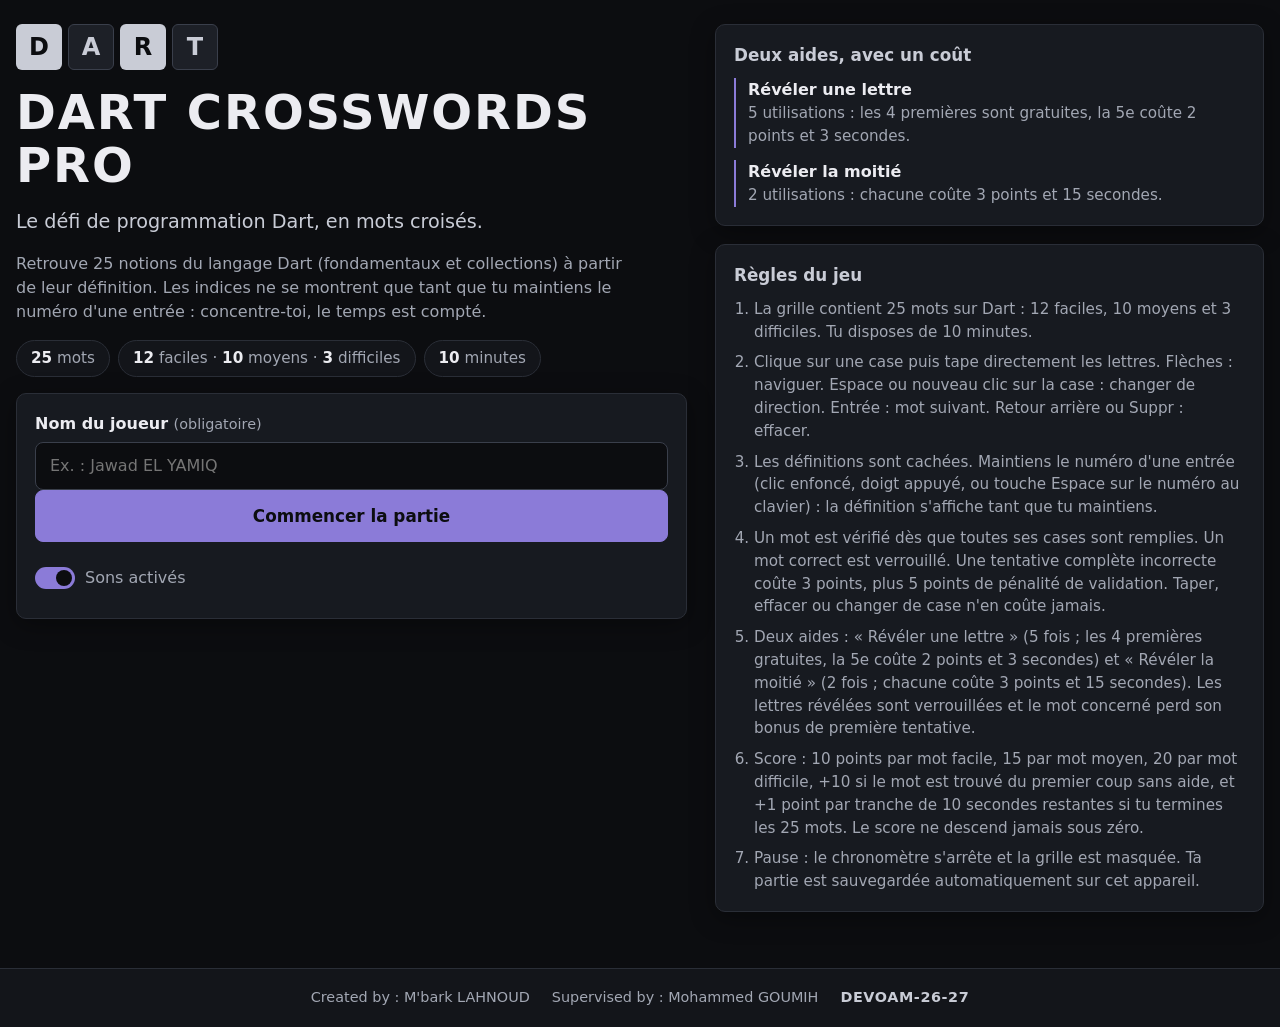
<file: index.html>
<!DOCTYPE html>
<html lang="fr">
<head>
  <meta charset="utf-8">
  <meta name="viewport" content="width=device-width, initial-scale=1, viewport-fit=cover">
  <meta name="theme-color" content="#0c0d10">
  <meta name="description" content="DART CROSSWORDS PRO : 25 mots croisés pour apprendre le langage de programmation Dart, en 10 minutes.">
  <title>DART CROSSWORDS GAME - M'bark LAHNOUD</title>
  <link rel="icon" type="image/svg+xml" href="assets/icons/favicon.svg">
  <link rel="stylesheet" href="css/style.css">
</head>
<body>
  <a class="skip-link" href="#main">Aller au contenu</a>
  <div id="storage-warning" class="banner" role="alert" hidden></div>
  <noscript><p class="banner">Ce jeu nécessite JavaScript.</p></noscript>

  <main id="main">
    <!-- ACCUEIL -->
    <section id="screen-home" class="screen" aria-labelledby="home-title">
      <div class="home-grid">
        <div class="hero">
          <div class="brand-tiles" aria-hidden="true"><span>D</span><span>A</span><span>R</span><span>T</span></div>
          <h1 id="home-title">DART CROSSWORDS PRO</h1>
          <p class="subtitle">Le défi de programmation Dart, en mots croisés.</p>
          <p class="lead">Retrouve 25 notions du langage Dart (fondamentaux et collections) à partir de leur définition. Les indices ne se montrent que tant que tu maintiens le numéro d'une entrée : concentre-toi, le temps est compté.</p>
          <ul class="facts">
            <li><strong>25</strong> mots</li>
            <li><strong>12</strong> faciles · <strong>10</strong> moyens · <strong>3</strong> difficiles</li>
            <li><strong>10</strong> minutes</li>
          </ul>

          <div id="resume-card" class="card resume" hidden>
            <h2 class="card-title">Une partie est en cours</h2>
            <p id="resume-text"></p>
            <div class="row">
              <button type="button" class="btn primary" id="btn-resume">Reprendre la partie</button>
              <button type="button" class="btn ghost danger" id="btn-discard">Abandonner</button>
            </div>
          </div>
          <div id="last-result-card" class="card resume" hidden>
            <h2 class="card-title">Dernière partie terminée</h2>
            <p id="last-result-text"></p>
            <div class="row"><button type="button" class="btn" id="btn-last-result">Voir le résultat</button></div>
          </div>

          <div class="card start-card">
            <label for="player-name" class="field-label">Nom du joueur <span class="req">(obligatoire)</span></label>
            <input id="player-name" class="input" type="text" maxlength="30" autocomplete="nickname" autocapitalize="words" spellcheck="false" aria-describedby="name-error" placeholder="Ex. : Jawad EL YAMIQ ">
            <p id="name-error" class="field-error" role="alert" hidden>Saisis ton nom pour commencer la partie.</p>
            <button type="button" class="btn primary big" id="btn-start">Commencer la partie</button>
            <label class="switch" for="opt-sound-home">
              <input type="checkbox" id="opt-sound-home" checked>
              <span class="switch-ui" aria-hidden="true"></span>
              <span>Sons activés</span>
            </label>
          </div>
        </div>

        <div class="home-side">
          <section class="card" aria-labelledby="aids-home-title">
            <h2 class="card-title" id="aids-home-title">Deux aides, avec un coût</h2>
            <ul class="aid-list">
              <li><strong>Révéler une lettre</strong><span>5 utilisations : les 4 premières sont gratuites, la 5e coûte 2 points et 3 secondes.</span></li>
              <li><strong>Révéler la moitié</strong><span>2 utilisations : chacune coûte 3 points et 15 secondes.</span></li>
            </ul>
          </section>
          <section class="card" aria-labelledby="rules-home-title">
            <h2 class="card-title" id="rules-home-title">Règles du jeu</h2>
            <div id="rules-content" class="rules"></div>
          </section>
        </div>
      </div>
    </section>

    <!-- JEU -->
    <section id="screen-game" class="screen" hidden aria-label="Partie en cours">
      <header class="game-bar" id="game-bar">
        <div class="stat"><span class="label">Temps restant</span><span id="timer" class="value timer" role="timer">10:00</span></div>
        <div class="stat"><span class="label">Mots résolus</span><span id="solved-count" class="value">0 / 25</span></div>
        <div class="stat"><span class="label">Score</span><span id="score-value" class="value">0</span></div>
        <div class="stat hide-sm"><span class="label">Erreurs</span><span id="error-count" class="value">0</span></div>
        <div class="stat progress-stat">
          <span class="label">Progression <span id="progress-text">0 %</span></span>
          <div class="progress" id="progress" role="progressbar" aria-label="Progression globale" aria-valuemin="0" aria-valuemax="100" aria-valuenow="0"><span id="progress-fill"></span></div>
        </div>
      </header>
      <div class="bar-actions" id="bar-actions">
          <button type="button" class="btn small" id="btn-pause" aria-label="Mettre en pause">Pause</button>
          <button type="button" class="btn small" id="btn-rules" aria-label="Afficher les règles">Règles</button>
          <button type="button" class="btn small" id="btn-sound" aria-pressed="true" aria-label="Sons">Sons</button>
          <button type="button" class="btn small" id="btn-home" aria-label="Retourner à l'accueil (met la partie en pause)">Accueil</button>
          <button type="button" class="btn small danger" id="btn-abandon">Abandonner et recommencer</button>
      </div>

      <div class="game-layout" id="game-layout">
        <div class="grid-col" id="grid-col">
          <p id="active-info" class="active-info" aria-live="polite">Sélectionne une case pour commencer.</p>
          <div class="grid-wrap" id="grid-wrap">
            <div id="grid" class="grid" role="grid" aria-label="Grille de mots croisés Dart"></div>
            <input id="grid-input" class="grid-input" type="text" inputmode="text" autocomplete="off" autocorrect="off" autocapitalize="characters" spellcheck="false" aria-label="Saisie des lettres dans la grille. Flèches pour naviguer, Entrée pour le mot suivant, Espace pour changer de direction.">
            <div id="pause-overlay" class="pause-overlay" hidden>
              <p>Partie en pause</p>
              <button type="button" class="btn primary" id="btn-resume-game">Reprendre</button>
            </div>
          </div>
          <p class="keys-help">Flèches : naviguer · Espace ou nouveau clic : changer de direction · Entrée : mot suivant · Retour arrière / Suppr : effacer</p>
        </div>

        <aside class="side" id="side" aria-label="Aides et entrées">
          <section class="card aids" aria-labelledby="aids-title">
            <h2 class="card-title" id="aids-title">Aides</h2>
            <div class="aid-block">
              <p class="aid-msg" id="aid-msg-letter" role="status" aria-live="polite"></p>
              <button type="button" class="btn aid" id="aid-letter"><span class="aid-name">Révéler une lettre</span><span class="aid-left" id="aid-letter-left">Lettres révélées : 0/5</span></button>
            </div>
            <div class="aid-block">
              <p class="aid-msg" id="aid-msg-half" role="status" aria-live="polite"></p>
              <button type="button" class="btn aid" id="aid-half"><span class="aid-name">Révéler la moitié</span><span class="aid-left" id="aid-half-left">Moitiés révélées : 0/2</span></button>
            </div>
            <p id="toast" class="toast" role="status" aria-live="polite"></p>
          </section>
          <section class="card clues" aria-labelledby="clues-title">
            <h2 class="card-title" id="clues-title">Entrées</h2>
            <p class="clues-help">Maintiens le numéro (clic enfoncé, doigt appuyé ou touche Espace) pour lire la définition.</p>
            <h3 class="clue-heading">Horizontalement</h3>
            <ul class="clue-list" id="clues-h"></ul>
            <h3 class="clue-heading">Verticalement</h3>
            <ul class="clue-list" id="clues-v"></ul>
          </section>
        </aside>
      </div>
    </section>

    <!-- RÉSULTATS -->
    <section id="screen-results" class="screen" hidden aria-labelledby="result-title">
      <div class="results-wrap">
        <div id="results-content"></div>
        <div class="row results-actions">
          <button type="button" class="btn primary" id="btn-replay">Rejouer</button>
          <button type="button" class="btn" id="btn-results-home">Retour à l'accueil</button>
          <button type="button" class="btn" id="btn-corrections" aria-expanded="false">Voir les corrections</button>
        </div>
      </div>
    </section>
  </main>

  <footer class="site-footer" id="site-footer">
    <p>Created by : M'bark LAHNOUD</p>
    <p>Supervised by : Mohammed GOUMIH</p>
    <p>DEVOAM-26-27</p>
  </footer>

  <!-- Indice temporaire (visible uniquement pendant le maintien) -->
  <div id="hint-pop" class="hint-pop" role="status" aria-live="polite" hidden>
    <p class="hint-pop-title" id="hint-pop-title"></p>
    <p class="hint-pop-text" id="hint-pop-text"></p>
  </div>
  <p id="sr-live" class="sr-only" aria-live="polite"></p>
  <div id="modal-root"></div>

  <script src="js/crossword-data.js"></script>
  <script src="js/crossword-engine.js"></script>
  <script src="js/timer.js"></script>
  <script src="js/hints.js"></script>
  <script src="js/storage.js"></script>
  <script src="js/sound.js"></script>
  <script src="js/dom.js"></script>
  <script src="js/results.js"></script>
  <script src="js/app.js"></script>
</body>
</html>
</file>
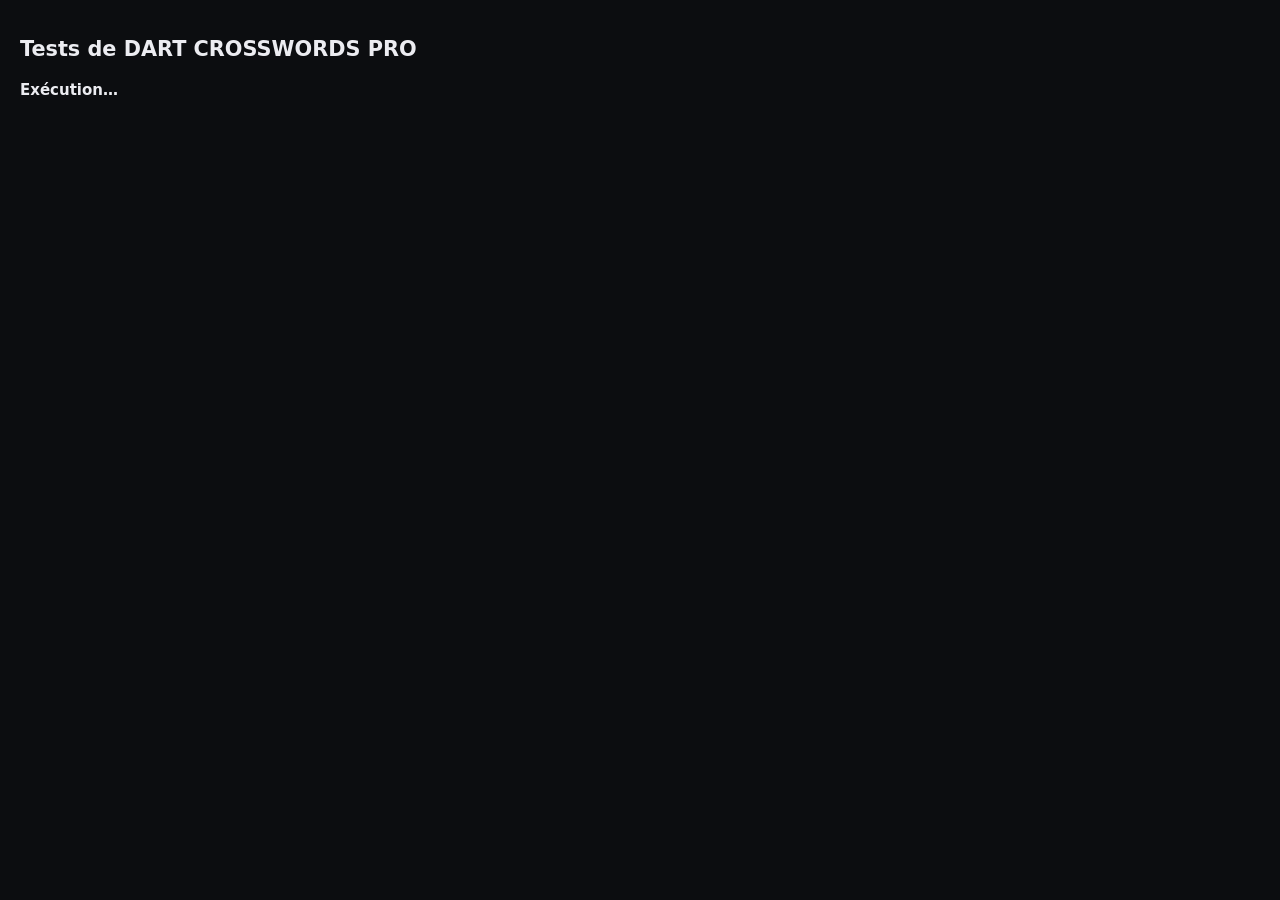
<file: tests/tests.html>
<!DOCTYPE html>
<html lang="fr">
<head>
  <meta charset="utf-8">
  <meta name="viewport" content="width=device-width, initial-scale=1">
  <title>Tests — DART CROSSWORDS PRO</title>
  <style>
    body { font: 15px/1.5 system-ui, sans-serif; background: #0c0d10; color: #ececf1; margin: 0; padding: 20px; }
    h1 { font-size: 1.3rem; } #summary { font-weight: 700; margin: 12px 0; }
    li { list-style: none; padding: 4px 8px; border-left: 3px solid #444; margin-bottom: 3px; background: #15171c; }
    li.pass { border-color: #7cc4a0; } li.fail { border-color: #e08b8b; } li.skip { border-color: #e3b86f; }
    .note { color: #a2a7b3; display: block; font-size: .85rem; }
  </style>
</head>
<body>
  <h1>Tests de DART CROSSWORDS PRO</h1>
  <p id="summary">Exécution…</p>
  <ul id="list" style="padding:0"></ul>
  <script src="../js/crossword-data.js"></script>
  <script src="../js/crossword-engine.js"></script>
  <script src="../js/timer.js"></script>
  <script src="../js/hints.js"></script>
  <script src="../js/storage.js"></script>
  <script src="../js/results.js"></script>
  <script src="harness.js"></script>
  <script src="tests-core.js"></script>
  <script src="tests-dom.js"></script>
  <script>
    DCPTest.run("browser").then(function (out) {
      var c = { pass: 0, fail: 0, skip: 0 }, ul = document.getElementById("list");
      out.forEach(function (r) {
        c[r.status]++;
        var li = document.createElement("li"); li.className = r.status;
        li.textContent = (r.status === "pass" ? "OK — " : r.status === "skip" ? "IGNORÉ — " : "ÉCHEC — ") + r.name;
        if (r.note) { var n = document.createElement("span"); n.className = "note"; n.textContent = r.note; li.appendChild(n); }
        ul.appendChild(li);
      });
      var s = c.pass + " réussis, " + c.fail + " échoués, " + c.skip + " ignorés";
      document.getElementById("summary").textContent = s;
      window.__results = { counts: c, results: out, done: true };
      document.title = (c.fail ? "ÉCHEC" : "OK") + " — " + s;
    });
  </script>
</body>
</html>
</file>
<file: css/style.css>
/* DART CROSSWORDS PRO — thème sombre professionnel. Aucune ressource externe. */
:root {
  --bg: #0c0d10; --bg-2: #13151a; --panel: #171a20; --panel-2: #1d2027;
  --line: #2a2e37; --line-2: #3a3f4b;
  --text: #ececf1; --muted: #a2a7b3; --silver: #c9ccd6;
  --violet: #8b7bd8; --violet-soft: rgba(139, 123, 216, .18);
  --ok: #7cc4a0; --ok-soft: rgba(124, 196, 160, .16);
  --bad: #e08b8b; --warn: #e3b86f;
  --radius: 10px; --shadow: 0 6px 24px rgba(0, 0, 0, .35);
  --font: "Segoe UI", system-ui, -apple-system, "Helvetica Neue", Arial, sans-serif;
  --mono: ui-monospace, "SF Mono", Menlo, Consolas, monospace;
}
*, *::before, *::after { box-sizing: border-box; }
html { -webkit-text-size-adjust: 100%; }
body { margin: 0; min-height: 100vh; display: flex; flex-direction: column; background: var(--bg); color: var(--text); font: 16px/1.5 var(--font); }
main { flex: 1 0 auto; width: 100%; max-width: 1280px; margin: 0 auto; padding: 0 16px; }
[hidden] { display: none !important; }
h1, h2, h3, p { margin: 0; }
button, input { font: inherit; color: inherit; }
:focus-visible { outline: 2px solid var(--violet); outline-offset: 2px; }
.sr-only { position: absolute; width: 1px; height: 1px; overflow: hidden; clip: rect(0 0 0 0); white-space: nowrap; }
.skip-link { position: absolute; left: -999px; top: 8px; background: var(--panel-2); padding: 8px 12px; border-radius: 6px; z-index: 100; }
.skip-link:focus { left: 8px; }
.banner { background: #3a2a12; color: #f3dcae; padding: 10px 16px; text-align: center; font-size: .95rem; }

/* Boutons et champs */
.btn { appearance: none; border: 1px solid var(--line-2); background: var(--panel-2); color: var(--text); padding: 10px 16px; min-height: 44px; border-radius: 8px; cursor: pointer; transition: background .15s, border-color .15s; touch-action: manipulation; }
.btn:hover:not(:disabled) { background: #262a33; border-color: #4a5060; }
.btn.primary { background: var(--violet); border-color: var(--violet); color: #0c0d10; font-weight: 600; }
.btn.primary:hover:not(:disabled) { background: #9c8de3; border-color: #9c8de3; }
.btn.ghost { background: transparent; }
.btn.danger { color: var(--bad); }
.btn.small { min-height: 40px; padding: 6px 12px; font-size: .9rem; }
.btn.big { width: 100%; min-height: 52px; font-size: 1.05rem; }
.btn:disabled { opacity: .45; cursor: not-allowed; }
.row { display: flex; flex-wrap: wrap; gap: 10px; }
.input { width: 100%; min-height: 48px; padding: 10px 14px; background: var(--bg); border: 1px solid var(--line-2); border-radius: 8px; font-size: 1rem; }
.input[aria-invalid="true"] { border-color: var(--bad); }
.field-label { display: block; margin-bottom: 6px; font-weight: 600; }
.req { color: var(--muted); font-weight: 400; font-size: .9rem; }
.field-error { margin: 6px 0 0; color: var(--bad); font-size: .92rem; }
.switch { display: flex; align-items: center; gap: 10px; margin-top: 14px; cursor: pointer; color: var(--muted); min-height: 44px; }
.switch input { position: absolute; opacity: 0; width: 1px; height: 1px; }
.switch-ui { width: 40px; height: 22px; background: var(--line-2); border-radius: 11px; position: relative; transition: background .15s; flex: none; }
.switch-ui::after { content: ""; position: absolute; top: 3px; left: 3px; width: 16px; height: 16px; border-radius: 50%; background: var(--silver); transition: transform .15s; }
.switch input:checked + .switch-ui { background: var(--violet); }
.switch input:checked + .switch-ui::after { transform: translateX(18px); background: #0c0d10; }
.switch input:focus-visible + .switch-ui { outline: 2px solid var(--violet); outline-offset: 2px; }

.card { background: var(--panel); border: 1px solid var(--line); border-radius: var(--radius); padding: 18px; box-shadow: var(--shadow); }
.card-title { font-size: 1.05rem; font-weight: 600; margin-bottom: 10px; color: var(--silver); }

/* Accueil */
.screen { padding: 24px 0 32px; }
.home-grid { display: grid; grid-template-columns: minmax(0, 1.1fr) minmax(0, .9fr); gap: 28px; align-items: start; }
.hero { display: flex; flex-direction: column; gap: 16px; }
.brand-tiles { display: flex; gap: 6px; }
.brand-tiles span { width: 46px; height: 46px; display: grid; place-items: center; background: var(--silver); color: #0c0d10; font-weight: 800; font-size: 1.5rem; border-radius: 6px; }
.brand-tiles span:nth-child(even) { background: var(--panel-2); color: var(--silver); border: 1px solid var(--line-2); }
.hero h1 { font-size: clamp(1.9rem, 5vw, 3rem); letter-spacing: .04em; line-height: 1.1; }
.subtitle { font-size: 1.2rem; color: var(--silver); }
.lead { color: var(--muted); max-width: 60ch; }
.facts { list-style: none; margin: 0; padding: 0; display: flex; flex-wrap: wrap; gap: 8px; }
.facts li { background: var(--bg-2); border: 1px solid var(--line); border-radius: 999px; padding: 6px 14px; color: var(--muted); font-size: .95rem; }
.facts strong { color: var(--text); }
.resume .card-title { color: var(--text); }
.resume p { margin-bottom: 12px; color: var(--muted); }
.home-side { display: flex; flex-direction: column; gap: 18px; }
.aid-list { list-style: none; margin: 0; padding: 0; display: grid; gap: 12px; }
.aid-list li { display: flex; flex-direction: column; border-left: 2px solid var(--violet); padding-left: 12px; }
.aid-list span { color: var(--muted); font-size: .95rem; }
.rules-list { margin: 0; padding-left: 20px; display: grid; gap: 8px; color: var(--muted); font-size: .95rem; }

/* Barre de jeu */
.game-bar { position: sticky; top: 0; z-index: 30; display: flex; flex-wrap: nowrap; align-items: center; gap: 10px 22px; padding: 10px 0; background: rgba(12, 13, 16, .96); border-bottom: 1px solid var(--line); }
.game-bar .stat { display: flex; flex-direction: column; min-width: 0; }
.label { font-size: .78rem; color: var(--muted); }
.value { font-weight: 600; font-variant-numeric: tabular-nums; }
.timer { font-family: var(--mono); font-size: 1.6rem; line-height: 1.1; }
.timer.warn { color: var(--warn); }
.game-bar .stat:not(.progress-stat) { flex: none; }
.progress-stat { flex: 1 1 0; min-width: 0; max-width: 280px; }
.progress-stat .label { overflow: hidden; text-overflow: ellipsis; white-space: nowrap; }
.progress { height: 8px; border-radius: 4px; background: var(--panel-2); overflow: hidden; margin-top: 4px; }
.progress span { display: block; height: 100%; width: 0; background: var(--violet); transition: width .25s; }
.bar-actions { display: flex; flex-wrap: wrap; justify-content: flex-end; gap: 8px; padding: 8px 0 0; }

/* Mise en page du jeu */
.game-layout { display: grid; grid-template-columns: minmax(0, 1fr) 380px; gap: 22px; align-items: start; padding-top: 14px; }
.grid-col { min-width: 0; display: flex; flex-direction: column; align-items: center; gap: 8px; }
.active-info { min-height: 1.5em; color: var(--silver); font-size: .95rem; text-align: center; }
.keys-help { color: var(--muted); font-size: .8rem; text-align: center; max-width: 60ch; }
.side { display: flex; flex-direction: column; gap: 14px; min-width: 0; }

/* Grille */
.grid-wrap { --pad: 6px; position: relative; padding: var(--pad); background: var(--bg-2); border: 1px solid var(--line); border-radius: var(--radius); max-width: 100%; }
.grid-wrap.focused { border-color: var(--violet); box-shadow: 0 0 0 1px var(--violet); }
.grid { --cell: 24px; --gap: 2px; --fs: 14px; --nfs: 7px; display: flex; flex-direction: column; gap: var(--gap); user-select: none; -webkit-user-select: none; -webkit-touch-callout: none; touch-action: manipulation; }
.grid-row { display: grid; grid-template-columns: repeat(var(--cols), var(--cell)); gap: var(--gap); }
.cell { position: relative; width: var(--cell); height: var(--cell); background: #20242c; border: 1px solid #343a46; border-radius: 3px; cursor: pointer; display: grid; place-items: center; overflow: hidden; }
.cell.blk { background: #08090b; border-color: #08090b; cursor: default; }
.cell .num { position: absolute; top: 1px; left: 2px; font-size: var(--nfs); line-height: 1; color: var(--muted); pointer-events: none; }
.cell .ch { font-size: var(--fs); font-weight: 700; line-height: 1; color: var(--text); pointer-events: none; padding-top: 2px; }
.cell.active { background: #2b2f3d; border-color: #5a5f78; }
.cell.sel { background: var(--violet-soft); border-color: var(--violet); box-shadow: inset 0 0 0 1px var(--violet); }
.cell.revealed .ch { color: var(--violet); }
.cell.solved { background: var(--ok-soft); border-color: #3d6b57; }
.cell.solved .ch { color: var(--ok); }
.cell.solved.sel { box-shadow: inset 0 0 0 1px var(--violet); }
.cell.flash { animation: flash .6s ease-out; }
@keyframes flash { 0% { background: rgba(124, 196, 160, .45); } 100% { } }
.grid-input { position: absolute; top: 0; left: 0; width: 1px; height: 1px; opacity: 0; border: 0; padding: 0; font-size: 16px; caret-color: transparent; }
.pause-overlay { position: absolute; inset: 0; z-index: 5; display: flex; flex-direction: column; align-items: center; justify-content: center; gap: 14px; background: #0c0d10; border-radius: var(--radius); font-size: 1.2rem; }

/* Aides et entrées */
.aids { display: grid; gap: 8px; }
.aid-block { display: flex; flex-direction: column; gap: 6px; }
.aid-msg { font-size: .85rem; color: var(--muted); min-height: 1.2em; }
.aid-msg.exhausted { color: var(--bad); font-weight: 600; }
.aid { display: flex; justify-content: space-between; align-items: center; flex-wrap: wrap; gap: 4px 10px; text-align: left; width: 100%; }
.aid-left { font-size: .82rem; color: var(--muted); }
.aid.used .aid-left { color: var(--bad); }
.toast { min-height: 1.3em; font-size: .9rem; color: var(--silver); }
.clues-help { color: var(--muted); font-size: .85rem; margin-bottom: 8px; }
.clue-heading { font-size: .9rem; color: var(--silver); margin: 10px 0 6px; font-weight: 600; }
.clue-list { list-style: none; margin: 0; padding: 0; display: grid; grid-template-columns: repeat(auto-fill, minmax(76px, 1fr)); gap: 6px; }
.clue-btn { -webkit-tap-highlight-color: transparent; position: relative; width: 100%; min-height: 48px; padding: 4px 6px; display: flex; flex-direction: column; align-items: center; justify-content: center; line-height: 1.15; background: var(--panel-2); border: 1px solid var(--line-2); border-radius: 8px; cursor: pointer; user-select: none; -webkit-user-select: none; -webkit-touch-callout: none; touch-action: none; }
.clue-btn .cn { font-weight: 700; font-size: 1.05rem; }
.clue-btn .cm { font-size: .7rem; color: var(--muted); }
.clue-btn .cd { position: absolute; top: 5px; right: 5px; width: 6px; height: 6px; border-radius: 50%; background: var(--silver); opacity: .6; }
.clue-btn.medium .cd { background: var(--violet); opacity: .9; }
.clue-btn.hard .cd { background: var(--warn); opacity: .95; }
.clue-btn.current { border-color: var(--violet); background: var(--violet-soft); }
.clue-btn.solved { border-color: #3d6b57; background: var(--ok-soft); }
.clue-btn.solved .cn { color: var(--ok); }
.clue-btn:active { background: var(--violet-soft); }

/* Indice temporaire : ne capte jamais les interactions */
.hint-pop { position: fixed; z-index: 60; max-width: min(360px, calc(100vw - 16px)); padding: 12px 14px; background: #1c1f27; border: 1px solid var(--violet); border-radius: 10px; box-shadow: var(--shadow); pointer-events: none; }
.hint-pop-title { font-size: .8rem; color: var(--muted); margin-bottom: 4px; }
.hint-pop-text { font-size: 1rem; }

/* Modales */
.modal-backdrop { position: fixed; inset: 0; z-index: 80; display: grid; place-items: center; padding: 16px; background: rgba(5, 6, 8, .66); }
.modal { width: min(520px, 100%); max-height: calc(100vh - 32px); overflow: auto; background: var(--panel); border: 1px solid var(--line-2); border-radius: 12px; padding: 22px; box-shadow: var(--shadow); display: flex; flex-direction: column; gap: 14px; }
.modal.small { width: min(420px, 100%); }
.modal-title { font-size: 1.15rem; }
.modal-text { color: var(--muted); font-size: .95rem; }
.modal-actions { justify-content: flex-end; }

/* Résultats */
.results-wrap { max-width: 860px; margin: 0 auto; display: flex; flex-direction: column; gap: 20px; }
.result-head { display: flex; flex-direction: column; gap: 6px; }
.result-status { color: var(--muted); font-size: .9rem; }
.result-head.ok .result-status { color: var(--ok); }
.result-head.ko .result-status { color: var(--warn); }
.result-head h2 { font-size: clamp(1.5rem, 4vw, 2.2rem); }
.result-msg { color: var(--muted); }
.score-card { display: flex; flex-direction: column; gap: 4px; padding: 18px; background: var(--panel); border: 1px solid var(--line); border-radius: var(--radius); }
.score-value { font-family: var(--mono); font-size: 3rem; font-weight: 700; line-height: 1; }
.score-detail { color: var(--muted); font-size: .9rem; }
.stats-grid { display: grid; grid-template-columns: repeat(auto-fill, minmax(190px, 1fr)); gap: 10px; margin: 0; }
.stat-item { background: var(--panel); border: 1px solid var(--line); border-radius: 8px; padding: 10px 12px; }
.stat-item dt { font-size: .78rem; color: var(--muted); }
.stat-item dd { margin: 2px 0 0; font-weight: 600; word-break: break-word; }
.best-line { color: var(--silver); }
.remaining h3 { margin-bottom: 8px; }
.remaining-list { list-style: none; margin: 0; padding: 0; display: grid; gap: 8px; }
.remaining-list li { padding: 10px 12px; background: var(--panel); border: 1px solid var(--line); border-radius: 8px; color: var(--muted); }
.remaining-list li strong { color: var(--text); }
.remaining-list .answer { display: block; margin-top: 4px; font-family: var(--mono); font-weight: 700; color: var(--violet); letter-spacing: .08em; }
.remaining-list li.done .answer { color: var(--ok); }
.results-actions { padding-top: 4px; }

/* Pied de page */
.site-footer { flex: none; margin-top: 24px; padding: 18px 16px calc(18px + env(safe-area-inset-bottom)); border-top: 1px solid var(--line); background: var(--bg-2); text-align: center; color: var(--muted); font-size: .9rem; display: flex; flex-wrap: wrap; justify-content: center; gap: 4px 22px; }
.site-footer p:last-child { color: var(--silver); font-weight: 600; letter-spacing: .04em; }

/* Adaptation */
@media (max-width: 859px) {
  .home-grid, .game-layout { grid-template-columns: minmax(0, 1fr); }
  .game-layout { gap: 14px; }
  .screen { padding-top: 14px; }
  .game-bar .stat.hide-sm { display: none; }
  .game-bar { gap: 6px 14px; padding: 6px 0; }
  .timer { font-size: 1.35rem; }
  .bar-actions { justify-content: stretch; gap: 6px; padding-top: 6px; }
  .bar-actions .btn { flex: 1 1 auto; padding: 4px 8px; font-size: .8rem; min-height: 40px; }
  .keys-help { display: none; }
  .clue-list { grid-template-columns: repeat(auto-fill, minmax(64px, 1fr)); }
}
@media (max-width: 400px) { main { padding: 0 10px; } .site-footer { font-size: .82rem; } }
@media (max-height: 520px) { .site-footer { margin-top: 10px; padding-top: 10px; padding-bottom: 10px; } }
@media (prefers-reduced-motion: reduce) {
  *, *::before, *::after { animation-duration: .01ms !important; animation-iteration-count: 1 !important; transition-duration: .01ms !important; }
}
</file>
